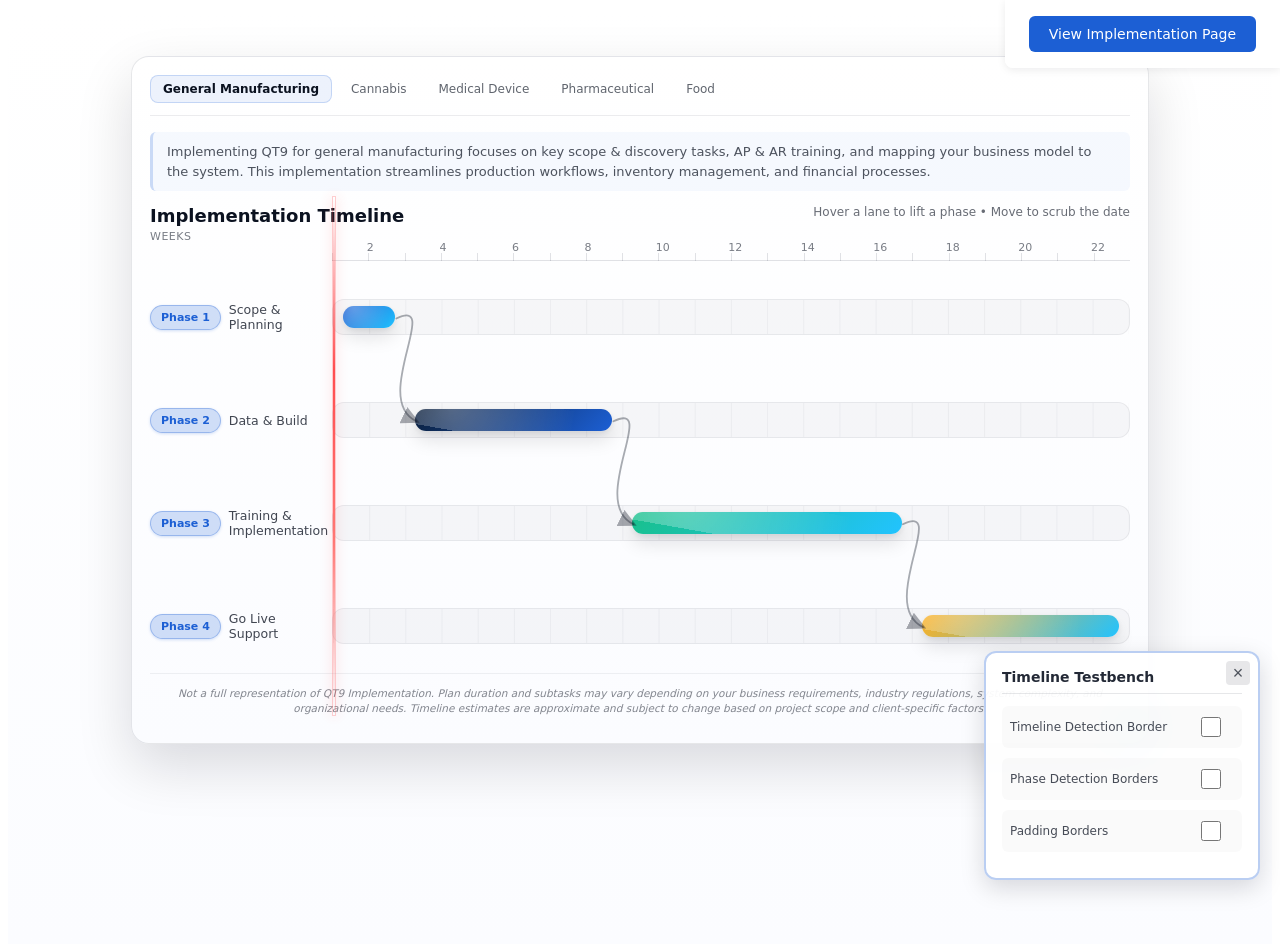
<file: index.html>
<!doctype html>
<html lang="en">
  <head>
    <meta charset="UTF-8" />
    <meta name="viewport" content="width=device-width, initial-scale=1" />
    <title>ERP Implementation Timeline</title>
    <link rel="stylesheet" href="styles.css" />
  </head>
  <body>
    <header class="qt9-simple-header">
      <a href="implementation.html" class="qt9-implementation-link">View Implementation Page</a>
    </header>
    <div class="qt9-page-wrap">
      <div class="qt9-timeline-card" role="img" aria-label="Interactive implementation timeline mockup with four phases across weeks.">
        <div class="qt9-tabs">
          <button class="qt9-tab active" data-type="general">General Manufacturing</button>
          <button class="qt9-tab" data-type="cannabis">Cannabis</button>
          <button class="qt9-tab" data-type="medical">Medical Device</button>
          <button class="qt9-tab" data-type="pharma">Pharmaceutical</button>
          <button class="qt9-tab" data-type="food">Food</button>
        </div>
        <div class="qt9-description" id="implementation-description">
          <!-- Dynamically populated -->
        </div>
        <div class="qt9-card-header">
          <div class="qt9-title">Implementation Timeline</div>
          <div class="qt9-subtitle">Hover a lane to lift a phase • Move to scrub the date</div>
        </div>

        <!-- Week ticks (start inline with the chart lanes) -->
        <div class="qt9-axis" aria-hidden="true">
          <div class="qt9-axis-spacer">
            <span class="qt9-axis-label">WEEKS</span>
          </div>
          <div class="qt9-ticks" id="week-ticks">
            <!-- Dynamically generated -->
          </div>
        </div>

        <!-- Bars -->
        <div class="qt9-bars">
          <div class="qt9-row">
            <div class="qt9-label">
              <span class="qt9-bar-chip">Phase 1</span>
              Scope &amp; Planning
            </div>
            <div class="qt9-lane" data-phase="1">
              <!-- Phase 1: 2 weeks -->
              <div class="qt9-swimlane-hitbox" style="--start:0; --span:2;" aria-hidden="true"></div>
              <div class="qt9-bar bar-1" style="--start:0; --span:2;">
                <div class="qt9-bar-glint" aria-hidden="true"></div>
              </div>
              <div class="qt9-subtasks" data-phase="1">
                <!-- Dynamically populated -->
              </div>
            </div>
          </div>

          <div class="qt9-row">
            <div class="qt9-label">
              <span class="qt9-bar-chip">Phase 2</span>
              Data &amp; Build
            </div>
            <div class="qt9-lane" data-phase="2">
              <!-- Phase 2: 6 weeks -->
              <div class="qt9-swimlane-hitbox" style="--start:2; --span:6;" aria-hidden="true"></div>
              <div class="qt9-bar bar-2" style="--start:2; --span:6;">
                <div class="qt9-bar-glint" aria-hidden="true"></div>
              </div>
              <div class="qt9-subtasks" data-phase="2">
                <!-- Dynamically populated -->
              </div>
            </div>
          </div>

          <div class="qt9-row">
            <div class="qt9-label">
              <span class="qt9-bar-chip">Phase 3</span>
              Training &amp; Implementation
            </div>
            <div class="qt9-lane" data-phase="3">
              <!-- Phase 3: 8 weeks -->
              <div class="qt9-swimlane-hitbox" style="--start:8; --span:8;" aria-hidden="true"></div>
              <div class="qt9-bar bar-3" style="--start:8; --span:8;">
                <div class="qt9-bar-glint" aria-hidden="true"></div>
              </div>
              <div class="qt9-subtasks" data-phase="3">
                <!-- Dynamically populated -->
              </div>
            </div>
          </div>

          <div class="qt9-row">
            <div class="qt9-label">
              <span class="qt9-bar-chip">Phase 4</span>
              Go Live Support
            </div>
            <div class="qt9-lane" data-phase="4">
              <!-- Phase 4: 6 weeks -->
              <div class="qt9-swimlane-hitbox" style="--start:16; --span:6;" aria-hidden="true"></div>
              <div class="qt9-bar bar-4" style="--start:16; --span:6;">
                <div class="qt9-bar-glint" aria-hidden="true"></div>
              </div>
              <div class="qt9-subtasks" data-phase="4">
                <!-- Dynamically populated -->
              </div>
            </div>
          </div>
        </div>

        <!-- Cursor-tracking progress line -->
        <div class="qt9-progress-line" aria-hidden="true"></div>

        <!-- Dependency arrows (always visible; auto-tracks bar positions) -->
        <svg class="qt9-deps" aria-hidden="true"></svg>

        <div class="qt9-bg-grid" aria-hidden="true"></div>
        <div class="qt9-corner-dot" aria-hidden="true"></div>
        
        <div class="qt9-footer-text">
          Not a full representation of QT9 Implementation. Plan duration and subtasks may vary depending on your business requirements, industry regulations, system complexity, and organizational needs. Timeline estimates are approximate and subject to change based on project scope and client-specific factors.
        </div>
      </div>
    </div>

    <script type="module" src="main.js"></script>
    <!-- Timeline Testbench Controls - Remove this line and timeline-testbench.js file to disable -->
    <script src="timeline-testbench.js"></script>
  </body>
</html>
</file>
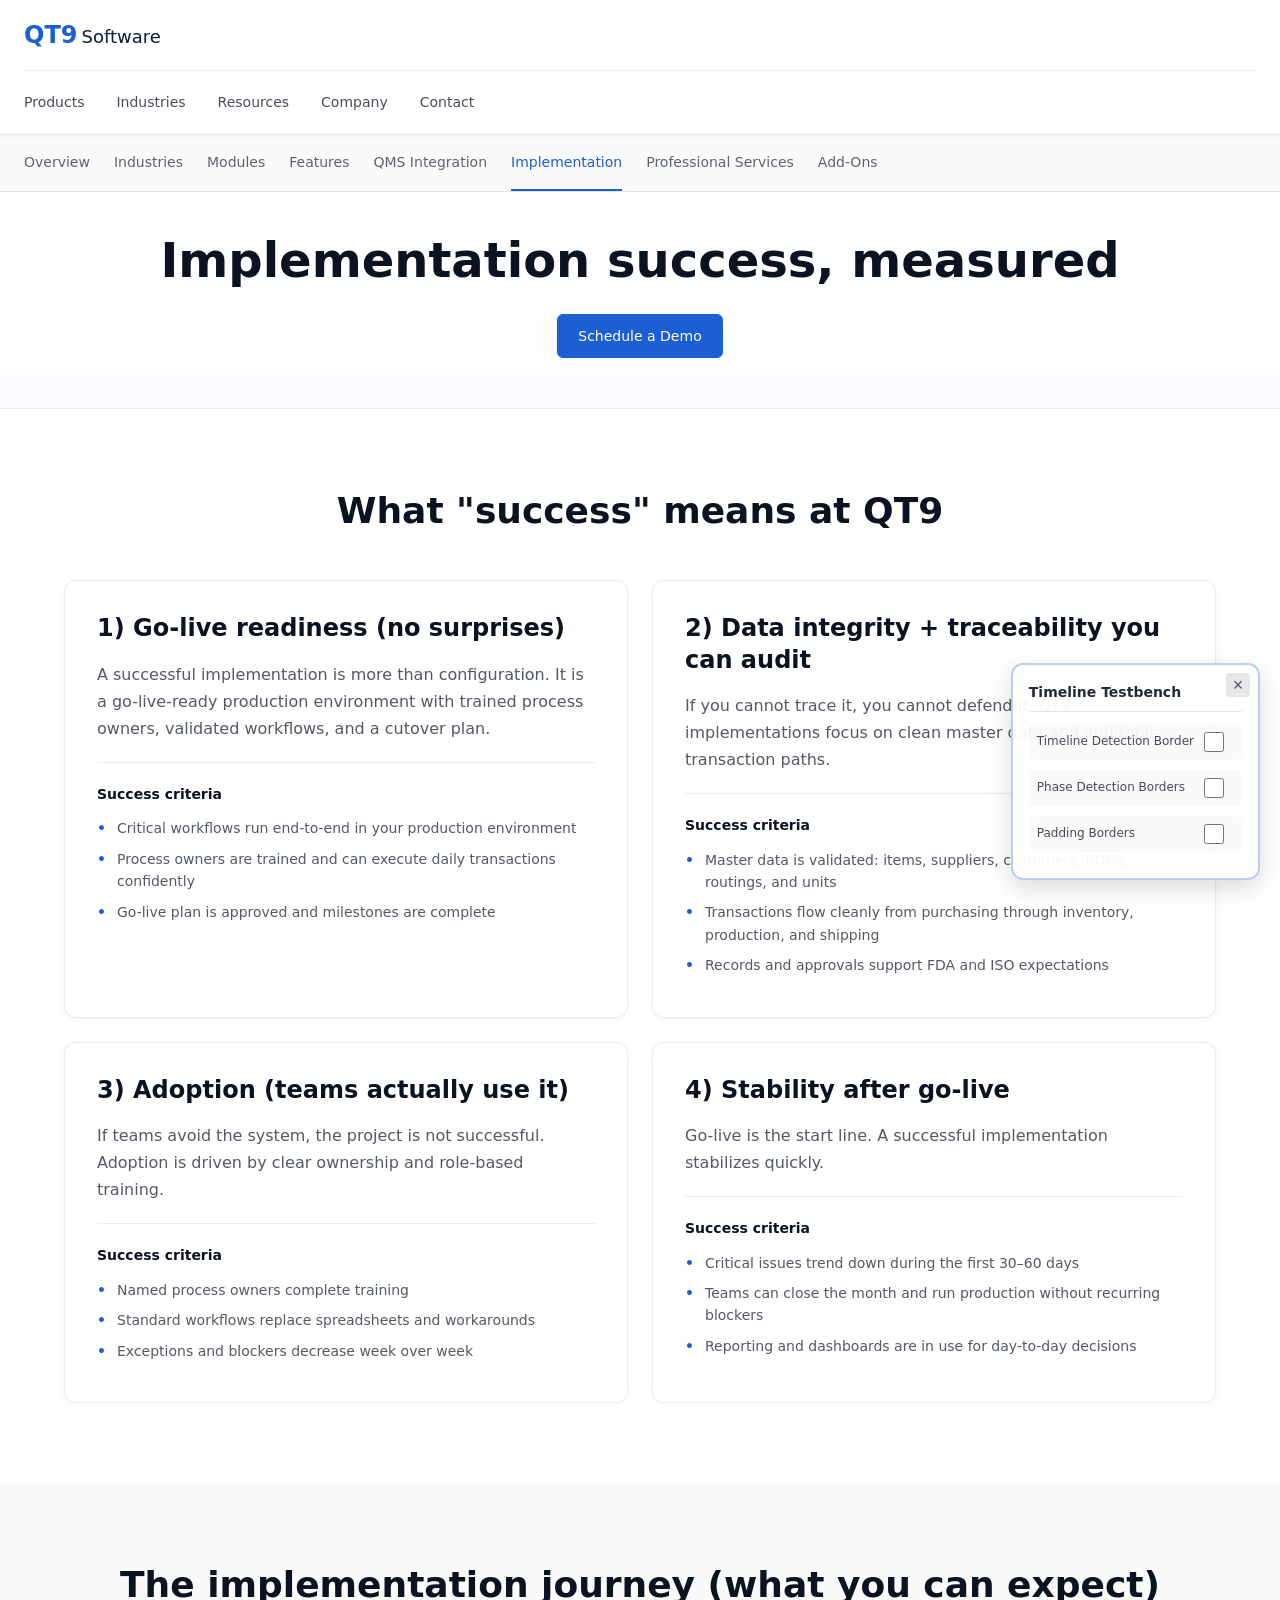
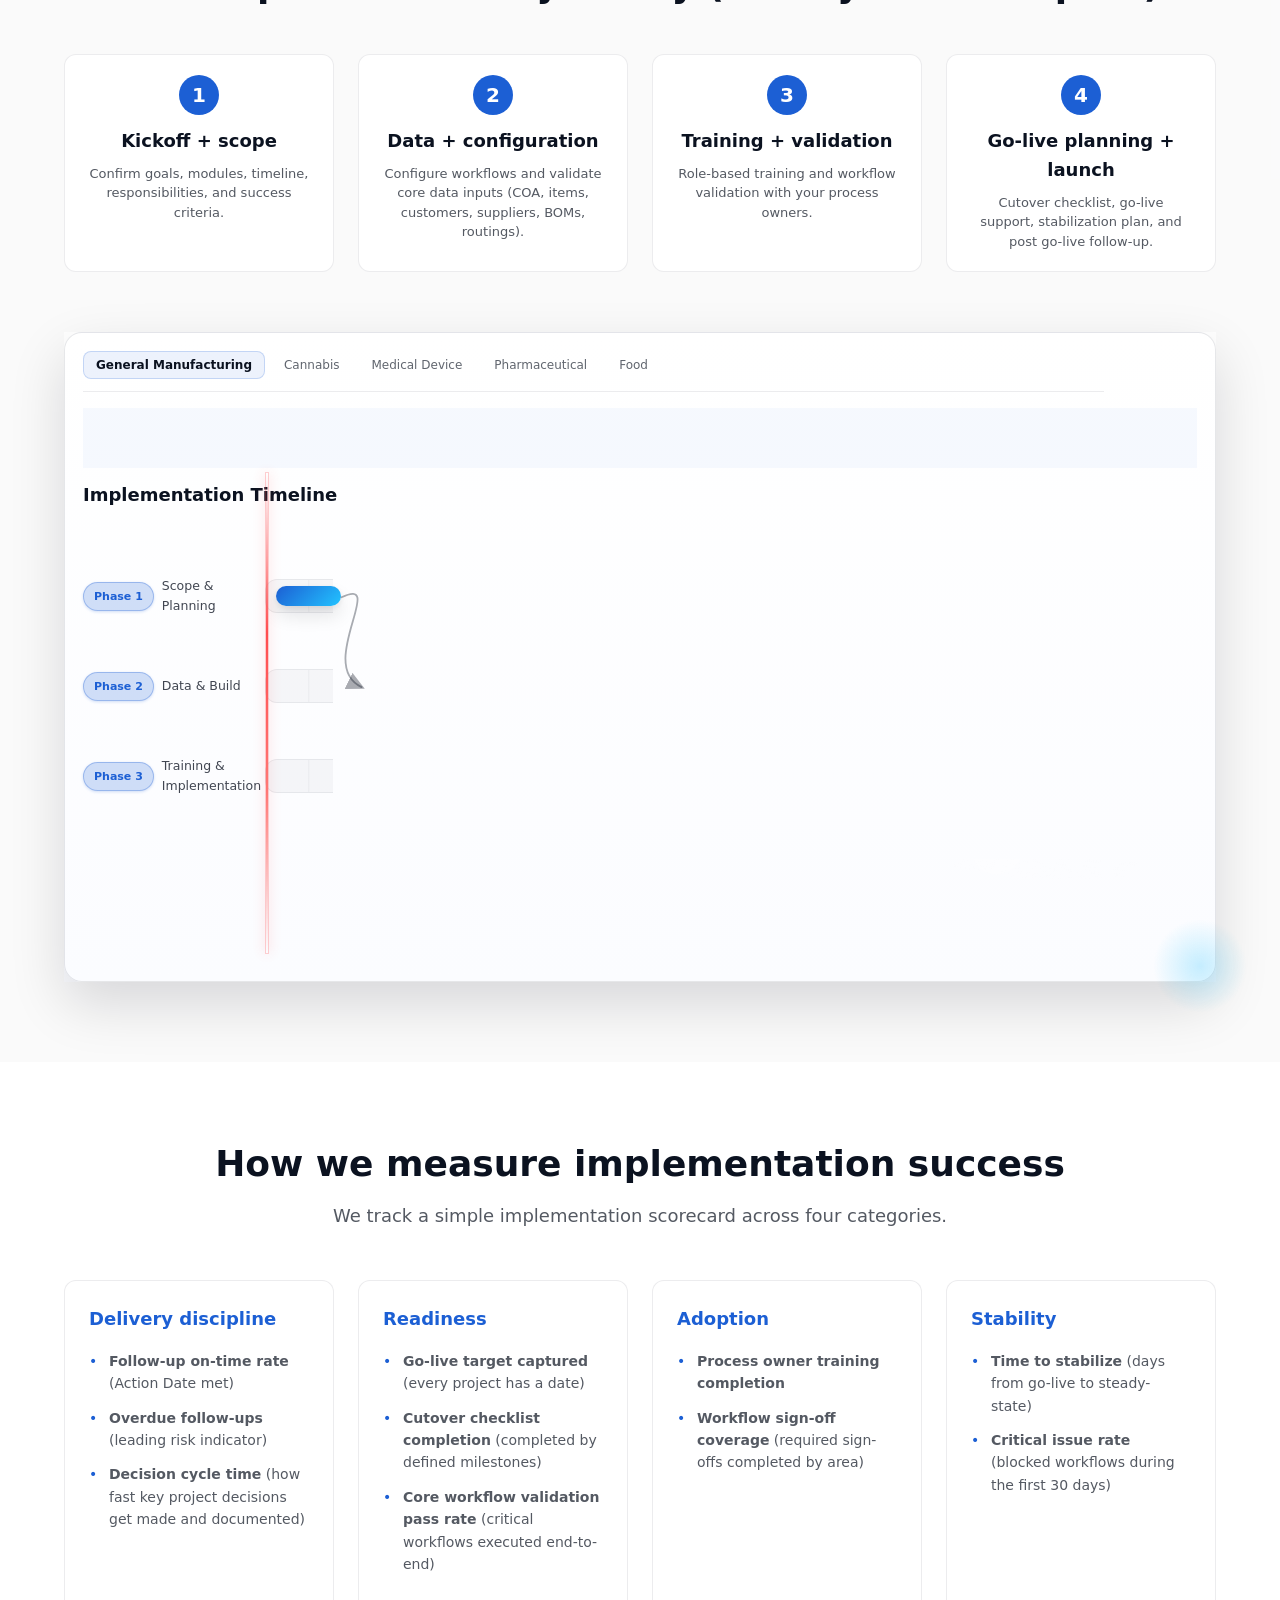
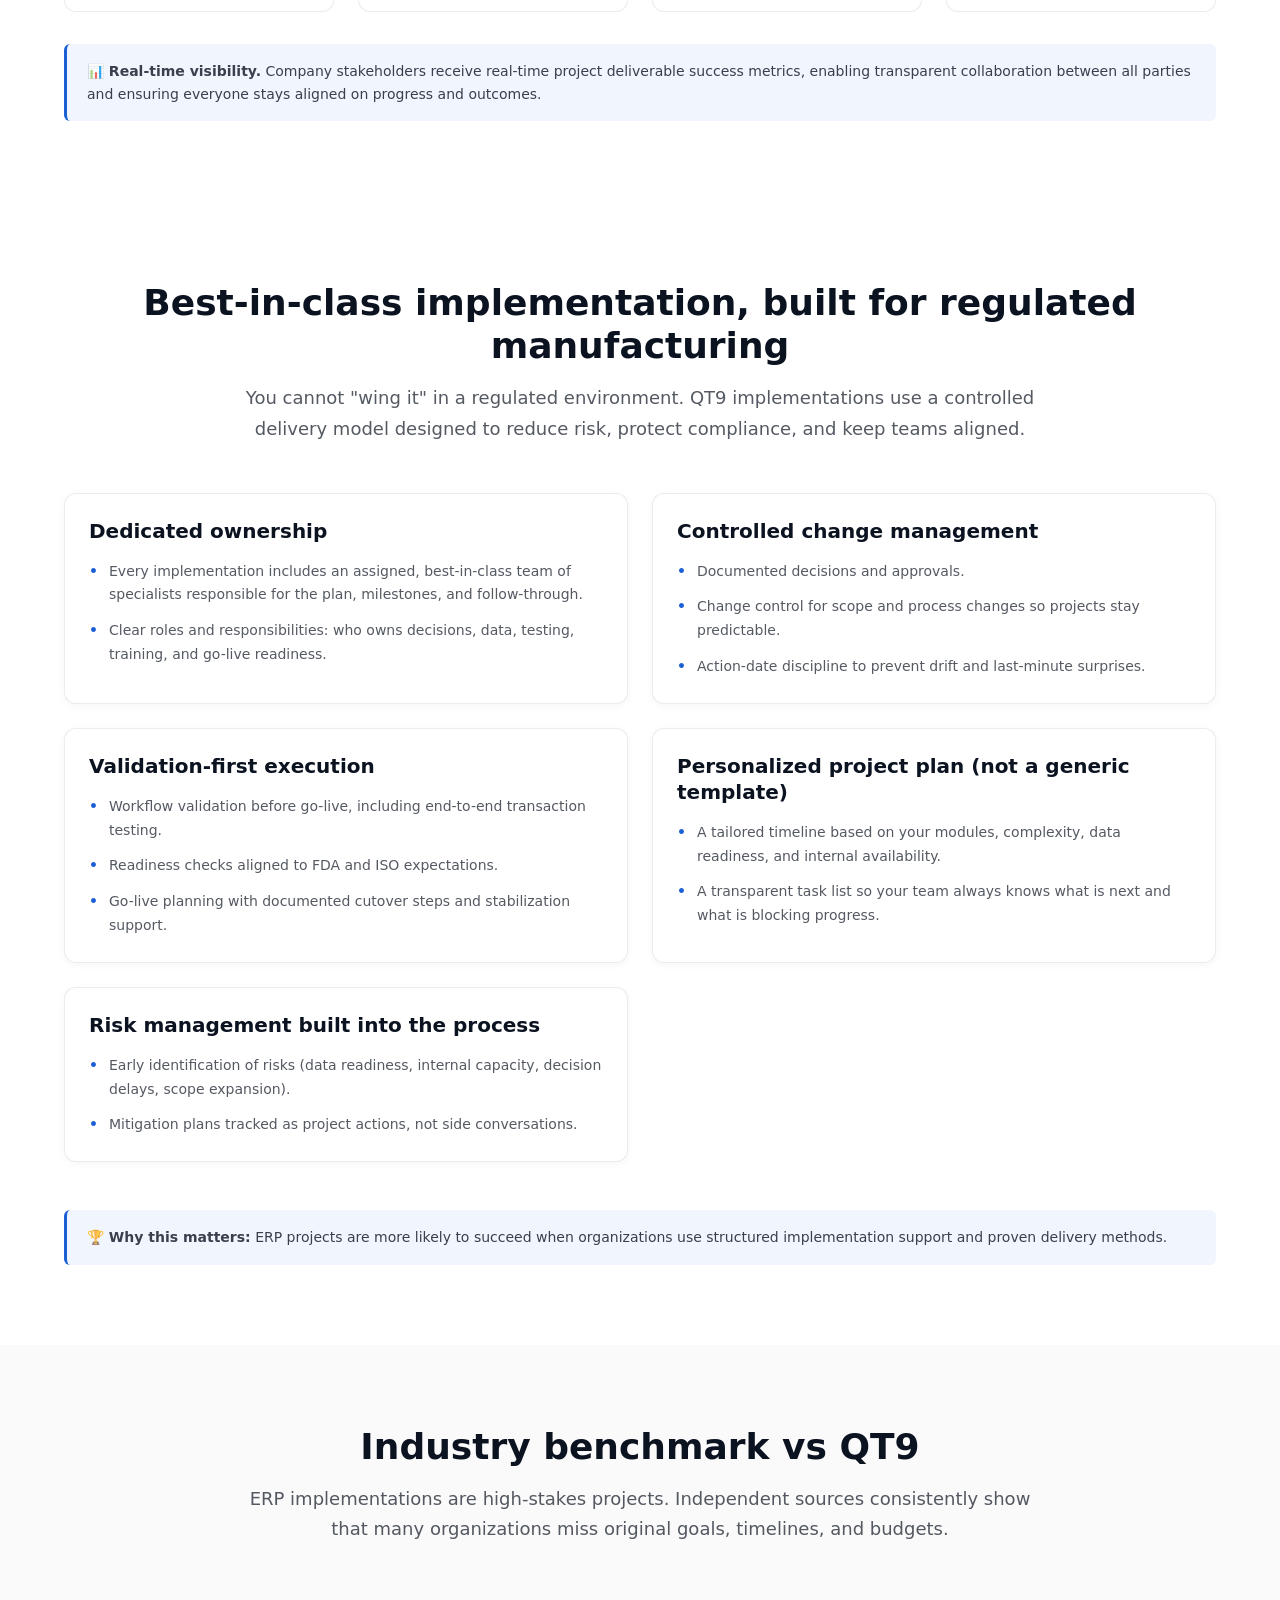
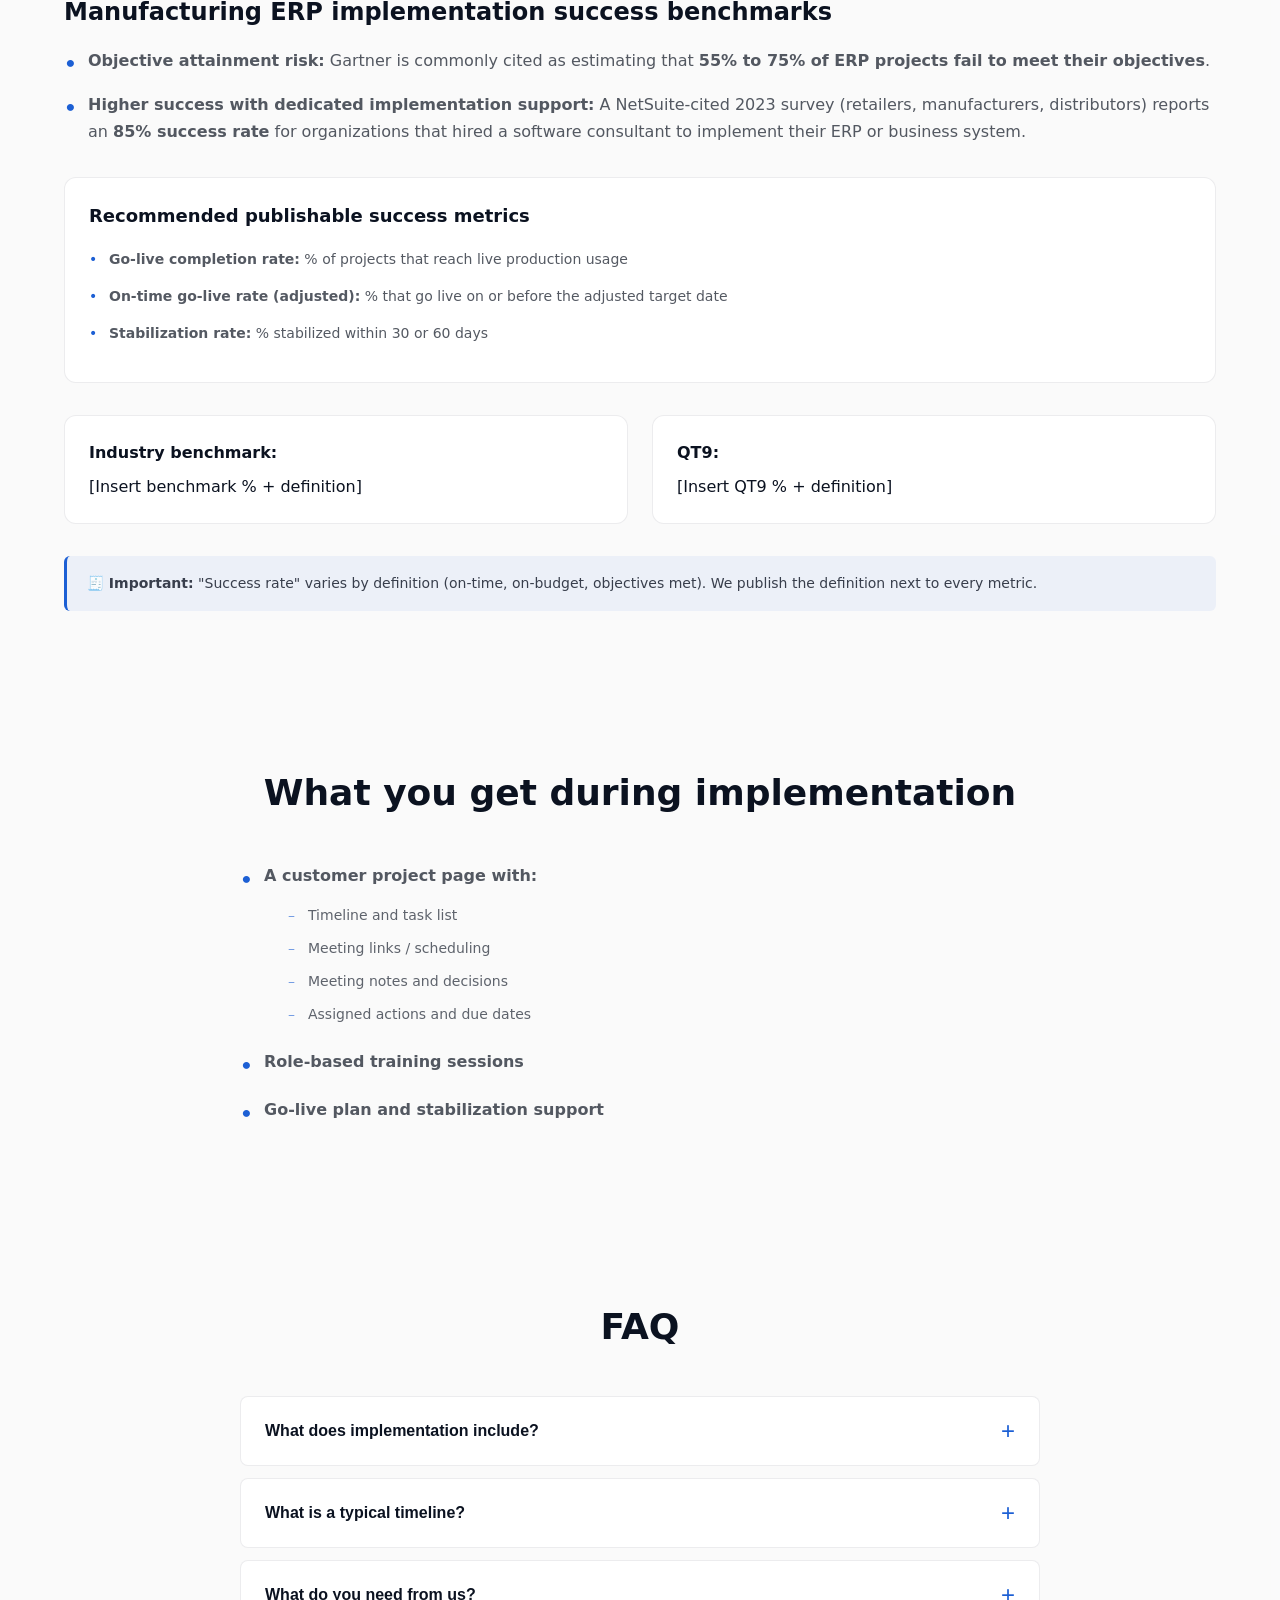
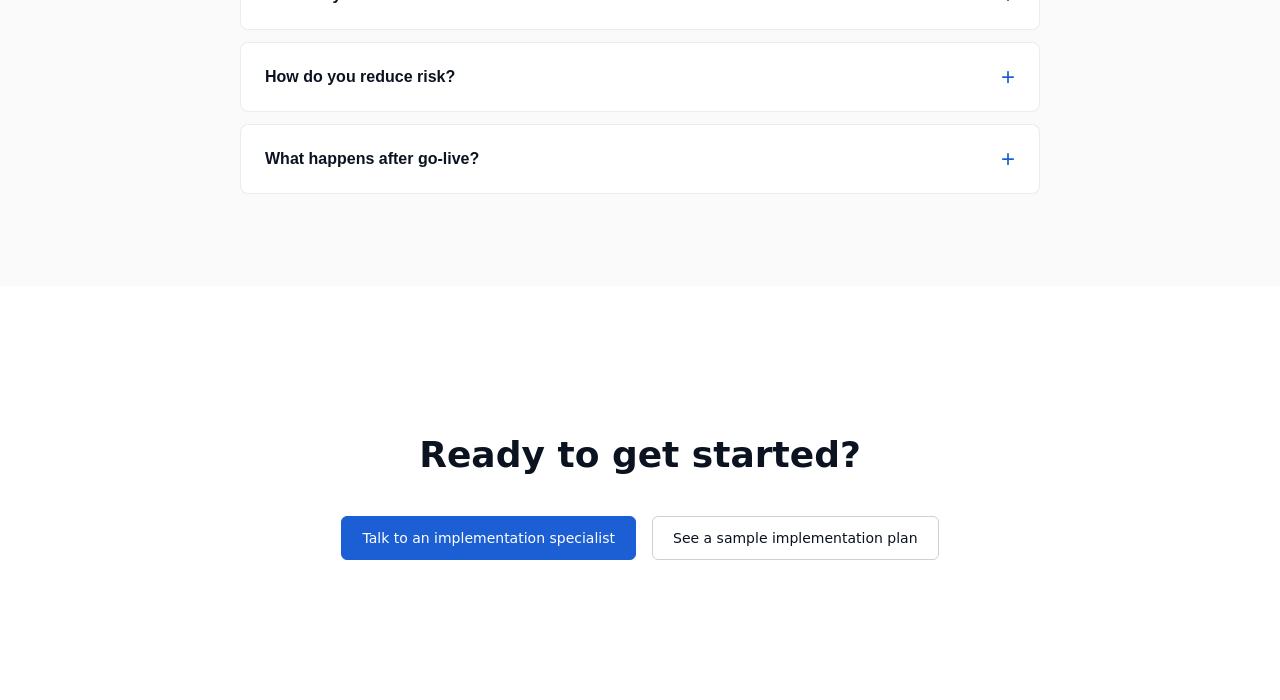
<file: implementation.html>
<!doctype html>
<html lang="en">
  <head>
    <meta charset="UTF-8" />
    <meta name="viewport" content="width=device-width, initial-scale=1" />
    <title>Implementation | QT9 ERP</title>
    <link rel="stylesheet" href="styles.css" />
    <link rel="stylesheet" href="page-styles.css" />
  </head>
  <body>
    <!-- Header Navigation -->
    <header class="qt9-site-header">
      <div class="qt9-header-container">
        <div class="qt9-header-top">
          <div class="qt9-logo">
            <span class="qt9-logo-text">QT9</span>
            <span class="qt9-logo-subtext">Software</span>
          </div>
        </div>
        <nav class="qt9-main-nav">
          <a href="#" class="qt9-nav-item">Products</a>
          <a href="#" class="qt9-nav-item">Industries</a>
          <a href="#" class="qt9-nav-item">Resources</a>
          <a href="#" class="qt9-nav-item">Company</a>
          <a href="#" class="qt9-nav-item">Contact</a>
        </nav>
      </div>
    </header>

    <!-- ERP Sub Navigation -->
    <nav class="qt9-sub-nav">
      <div class="qt9-sub-nav-container">
        <a href="#" class="qt9-sub-nav-item">Overview</a>
        <a href="#" class="qt9-sub-nav-item">Industries</a>
        <a href="#" class="qt9-sub-nav-item">Modules</a>
        <a href="#" class="qt9-sub-nav-item">Features</a>
        <a href="#" class="qt9-sub-nav-item">QMS Integration</a>
        <a href="#" class="qt9-sub-nav-item qt9-sub-nav-item-active">Implementation</a>
        <a href="#" class="qt9-sub-nav-item">Professional Services</a>
        <a href="#" class="qt9-sub-nav-item">Add-Ons</a>
      </div>
    </nav>

    <!-- Main Content -->
    <main class="qt9-main-content">
      <!-- Hero Section -->
      <section class="qt9-hero">
        <div class="qt9-hero-container">
          <h1 class="qt9-hero-title">Implementation success, measured</h1>
          <div class="qt9-hero-actions">
            <a href="#" class="qt9-btn qt9-btn-primary">Schedule a Demo</a>
          </div>
        </div>
      </section>

      <!-- What "success" means at QT9 -->
      <section class="qt9-content-section qt9-section-white">
        <div class="qt9-section-container">
          <h2 class="qt9-section-title">What "success" means at QT9</h2>
          <div class="qt9-success-cards">
            <div class="qt9-success-card">
              <h3 class="qt9-card-title">1) Go-live readiness (no surprises)</h3>
              <p class="qt9-card-description">
                A successful implementation is more than configuration. It is a go-live-ready production environment with trained process owners, validated workflows, and a cutover plan.
              </p>
              <div class="qt9-success-criteria">
                <strong>Success criteria</strong>
                <ul>
                  <li>Critical workflows run end-to-end in your production environment</li>
                  <li>Process owners are trained and can execute daily transactions confidently</li>
                  <li>Go-live plan is approved and milestones are complete</li>
                </ul>
              </div>
            </div>
            <div class="qt9-success-card">
              <h3 class="qt9-card-title">2) Data integrity + traceability you can audit</h3>
              <p class="qt9-card-description">
                If you cannot trace it, you cannot defend it. QT9 implementations focus on clean master data and auditable transaction paths.
              </p>
              <div class="qt9-success-criteria">
                <strong>Success criteria</strong>
                <ul>
                  <li>Master data is validated: items, suppliers, customers, BOMs, routings, and units</li>
                  <li>Transactions flow cleanly from purchasing through inventory, production, and shipping</li>
                  <li>Records and approvals support FDA and ISO expectations</li>
                </ul>
              </div>
            </div>
            <div class="qt9-success-card">
              <h3 class="qt9-card-title">3) Adoption (teams actually use it)</h3>
              <p class="qt9-card-description">
                If teams avoid the system, the project is not successful. Adoption is driven by clear ownership and role-based training.
              </p>
              <div class="qt9-success-criteria">
                <strong>Success criteria</strong>
                <ul>
                  <li>Named process owners complete training</li>
                  <li>Standard workflows replace spreadsheets and workarounds</li>
                  <li>Exceptions and blockers decrease week over week</li>
                </ul>
              </div>
            </div>
            <div class="qt9-success-card">
              <h3 class="qt9-card-title">4) Stability after go-live</h3>
              <p class="qt9-card-description">
                Go-live is the start line. A successful implementation stabilizes quickly.
              </p>
              <div class="qt9-success-criteria">
                <strong>Success criteria</strong>
                <ul>
                  <li>Critical issues trend down during the first 30–60 days</li>
                  <li>Teams can close the month and run production without recurring blockers</li>
                  <li>Reporting and dashboards are in use for day-to-day decisions</li>
                </ul>
              </div>
            </div>
          </div>
        </div>
      </section>

      <!-- The implementation journey -->
      <section class="qt9-content-section qt9-section-gray">
        <div class="qt9-section-container">
          <h2 class="qt9-section-title">The implementation journey (what you can expect)</h2>
          <div class="qt9-journey">
            <div class="qt9-journey-step">
              <div class="qt9-step-number">1</div>
              <h3 class="qt9-step-title">Kickoff + scope</h3>
              <p class="qt9-step-description">Confirm goals, modules, timeline, responsibilities, and success criteria.</p>
            </div>
            <div class="qt9-journey-step">
              <div class="qt9-step-number">2</div>
              <h3 class="qt9-step-title">Data + configuration</h3>
              <p class="qt9-step-description">Configure workflows and validate core data inputs (COA, items, customers, suppliers, BOMs, routings).</p>
            </div>
            <div class="qt9-journey-step">
              <div class="qt9-step-number">3</div>
              <h3 class="qt9-step-title">Training + validation</h3>
              <p class="qt9-step-description">Role-based training and workflow validation with your process owners.</p>
            </div>
            <div class="qt9-journey-step">
              <div class="qt9-step-number">4</div>
              <h3 class="qt9-step-title">Go-live planning + launch</h3>
              <p class="qt9-step-description">Cutover checklist, go-live support, stabilization plan, and post go-live follow-up.</p>
            </div>
          </div>
          
          <!-- Timeline Card Section -->
          <div class="qt9-timeline-section">
            <div class="qt9-section-container">
              <div class="qt9-page-wrap">
                <div class="qt9-timeline-card" role="img" aria-label="Interactive implementation timeline mockup with four phases across weeks.">
                  <div class="qt9-tabs">
                    <button class="qt9-tab active" data-type="general">General Manufacturing</button>
                    <button class="qt9-tab" data-type="cannabis">Cannabis</button>
                    <button class="qt9-tab" data-type="medical">Medical Device</button>
                    <button class="qt9-tab" data-type="pharma">Pharmaceutical</button>
                    <button class="qt9-tab" data-type="food">Food</button>
                  </div>
                  <div class="qt9-description" id="implementation-description">
                    <!-- Dynamically populated -->
                  </div>
                  <div class="qt9-card-header">
                    <div class="qt9-title">Implementation Timeline</div>
                  </div>

                  <!-- Week ticks (start inline with the chart lanes) -->
                  <div class="qt9-axis" aria-hidden="true">
                    <div class="qt9-axis-spacer">
                      <span class="qt9-axis-label">WEEKS</span>
                    </div>
                    <div class="qt9-ticks" id="week-ticks">
                      <!-- Dynamically generated -->
                    </div>
                  </div>

                  <!-- Bars -->
                  <div class="qt9-bars">
                    <div class="qt9-row">
                      <div class="qt9-label">
                        <span class="qt9-bar-chip">Phase 1</span>
                        Scope &amp; Planning
                      </div>
                      <div class="qt9-lane" data-phase="1">
                        <!-- Phase 1: 2 weeks -->
                        <div class="qt9-swimlane-hitbox" style="--start:0; --span:2;" aria-hidden="true"></div>
                        <div class="qt9-bar bar-1" style="--start:0; --span:2;">
                          <div class="qt9-bar-glint" aria-hidden="true"></div>
                        </div>
                        <div class="qt9-subtasks" data-phase="1">
                          <!-- Dynamically populated -->
                        </div>
                      </div>
                    </div>

                    <div class="qt9-row">
                      <div class="qt9-label">
                        <span class="qt9-bar-chip">Phase 2</span>
                        Data &amp; Build
                      </div>
                      <div class="qt9-lane" data-phase="2">
                        <!-- Phase 2: 6 weeks -->
                        <div class="qt9-swimlane-hitbox" style="--start:2; --span:6;" aria-hidden="true"></div>
                        <div class="qt9-bar bar-2" style="--start:2; --span:6;">
                          <div class="qt9-bar-glint" aria-hidden="true"></div>
                        </div>
                        <div class="qt9-subtasks" data-phase="2">
                          <!-- Dynamically populated -->
                        </div>
                      </div>
                    </div>

                    <div class="qt9-row">
                      <div class="qt9-label">
                        <span class="qt9-bar-chip">Phase 3</span>
                        Training &amp; Implementation
                      </div>
                      <div class="qt9-lane" data-phase="3">
                        <!-- Phase 3: 8 weeks -->
                        <div class="qt9-swimlane-hitbox" style="--start:8; --span:8;" aria-hidden="true"></div>
                        <div class="qt9-bar bar-3" style="--start:8; --span:8;">
                          <div class="qt9-bar-glint" aria-hidden="true"></div>
                        </div>
                        <div class="qt9-subtasks" data-phase="3">
                          <!-- Dynamically populated -->
                        </div>
                      </div>
                    </div>

                    <div class="qt9-row">
                      <div class="qt9-label">
                        <span class="qt9-bar-chip">Phase 4</span>
                        Go Live Support
                      </div>
                      <div class="qt9-lane" data-phase="4">
                        <!-- Phase 4: 6 weeks -->
                        <div class="qt9-swimlane-hitbox" style="--start:16; --span:6;" aria-hidden="true"></div>
                        <div class="qt9-bar bar-4" style="--start:16; --span:6;">
                          <div class="qt9-bar-glint" aria-hidden="true"></div>
                        </div>
                        <div class="qt9-subtasks" data-phase="4">
                          <!-- Dynamically populated -->
                        </div>
                      </div>
                    </div>
                  </div>

                  <!-- Cursor-tracking progress line -->
                  <div class="qt9-progress-line" aria-hidden="true"></div>

                  <!-- Dependency arrows (always visible; auto-tracks bar positions) -->
                  <svg class="qt9-deps" aria-hidden="true"></svg>

                  <div class="qt9-bg-grid" aria-hidden="true"></div>
                  <div class="qt9-corner-dot" aria-hidden="true"></div>
                  
                  <div class="qt9-footer-text">
                    Not a full representation of QT9 Implementation. Plan duration and subtasks may vary depending on your business requirements, industry regulations, system complexity, and organizational needs. Timeline estimates are approximate and subject to change based on project scope and client-specific factors.
                  </div>
                </div>
              </div>
            </div>
          </div>
        </div>
      </section>

      <!-- How we measure implementation success -->
      <section class="qt9-content-section qt9-section-white">
        <div class="qt9-section-container">
          <h2 class="qt9-section-title">How we measure implementation success</h2>
          <p class="qt9-section-intro">We track a simple implementation scorecard across four categories.</p>
          <div class="qt9-scorecard">
            <div class="qt9-scorecard-category">
              <h3 class="qt9-scorecard-title">Delivery discipline</h3>
              <ul class="qt9-scorecard-metrics">
                <li><strong>Follow-up on-time rate</strong> (Action Date met)</li>
                <li><strong>Overdue follow-ups</strong> (leading risk indicator)</li>
                <li><strong>Decision cycle time</strong> (how fast key project decisions get made and documented)</li>
              </ul>
            </div>
            <div class="qt9-scorecard-category">
              <h3 class="qt9-scorecard-title">Readiness</h3>
              <ul class="qt9-scorecard-metrics">
                <li><strong>Go-live target captured</strong> (every project has a date)</li>
                <li><strong>Cutover checklist completion</strong> (completed by defined milestones)</li>
                <li><strong>Core workflow validation pass rate</strong> (critical workflows executed end-to-end)</li>
              </ul>
            </div>
            <div class="qt9-scorecard-category">
              <h3 class="qt9-scorecard-title">Adoption</h3>
              <ul class="qt9-scorecard-metrics">
                <li><strong>Process owner training completion</strong></li>
                <li><strong>Workflow sign-off coverage</strong> (required sign-offs completed by area)</li>
              </ul>
            </div>
            <div class="qt9-scorecard-category">
              <h3 class="qt9-scorecard-title">Stability</h3>
              <ul class="qt9-scorecard-metrics">
                <li><strong>Time to stabilize</strong> (days from go-live to steady-state)</li>
                <li><strong>Critical issue rate</strong> (blocked workflows during the first 30 days)</li>
              </ul>
            </div>
          </div>
          <aside class="qt9-note">
            <strong>📊 Real-time visibility.</strong> Company stakeholders receive real-time project deliverable success metrics, enabling transparent collaboration between all parties and ensuring everyone stays aligned on progress and outcomes.
          </aside>
        </div>
      </section>

      <!-- Best-in-class implementation -->
      <section class="qt9-content-section qt9-section-white">
        <div class="qt9-section-container">
          <h2 class="qt9-section-title">Best-in-class implementation, built for regulated manufacturing</h2>
          <p class="qt9-section-intro">You cannot "wing it" in a regulated environment. QT9 implementations use a controlled delivery model designed to reduce risk, protect compliance, and keep teams aligned.</p>
          
          <div class="qt9-implementation-features">
            <div class="qt9-feature-item">
              <h3 class="qt9-feature-title">Dedicated ownership</h3>
              <ul class="qt9-feature-list">
                <li>Every implementation includes an assigned, best-in-class team of specialists responsible for the plan, milestones, and follow-through.</li>
                <li>Clear roles and responsibilities: who owns decisions, data, testing, training, and go-live readiness.</li>
              </ul>
            </div>
            
            <div class="qt9-feature-item">
              <h3 class="qt9-feature-title">Controlled change management</h3>
              <ul class="qt9-feature-list">
                <li>Documented decisions and approvals.</li>
                <li>Change control for scope and process changes so projects stay predictable.</li>
                <li>Action-date discipline to prevent drift and last-minute surprises.</li>
              </ul>
            </div>
            
            <div class="qt9-feature-item">
              <h3 class="qt9-feature-title">Validation-first execution</h3>
              <ul class="qt9-feature-list">
                <li>Workflow validation before go-live, including end-to-end transaction testing.</li>
                <li>Readiness checks aligned to FDA and ISO expectations.</li>
                <li>Go-live planning with documented cutover steps and stabilization support.</li>
              </ul>
            </div>
            
            <div class="qt9-feature-item">
              <h3 class="qt9-feature-title">Personalized project plan (not a generic template)</h3>
              <ul class="qt9-feature-list">
                <li>A tailored timeline based on your modules, complexity, data readiness, and internal availability.</li>
                <li>A transparent task list so your team always knows what is next and what is blocking progress.</li>
              </ul>
            </div>
            
            <div class="qt9-feature-item">
              <h3 class="qt9-feature-title">Risk management built into the process</h3>
              <ul class="qt9-feature-list">
                <li>Early identification of risks (data readiness, internal capacity, decision delays, scope expansion).</li>
                <li>Mitigation plans tracked as project actions, not side conversations.</li>
              </ul>
            </div>
          </div>
          
          <aside class="qt9-note qt9-note-trophy">
            <strong>🏆 Why this matters:</strong> ERP projects are more likely to succeed when organizations use structured implementation support and proven delivery methods.
          </aside>
        </div>
      </section>

      <!-- Industry benchmark vs QT9 -->
      <section class="qt9-content-section qt9-section-gray">
        <div class="qt9-section-container">
          <h2 class="qt9-section-title">Industry benchmark vs QT9</h2>
          <p class="qt9-section-intro">ERP implementations are high-stakes projects. Independent sources consistently show that many organizations miss original goals, timelines, and budgets.</p>
          <div class="qt9-benchmark">
            <h3 class="qt9-benchmark-subtitle">Manufacturing ERP implementation success benchmarks</h3>
            <ul class="qt9-benchmark-list">
              <li><strong>Objective attainment risk:</strong> Gartner is commonly cited as estimating that <strong>55% to 75% of ERP projects fail to meet their objectives</strong>.</li>
              <li><strong>Higher success with dedicated implementation support:</strong> A NetSuite-cited 2023 survey (retailers, manufacturers, distributors) reports an <strong>85% success rate</strong> for organizations that hired a software consultant to implement their ERP or business system.</li>
            </ul>
            <div class="qt9-success-metrics">
              <h4>Recommended publishable success metrics</h4>
              <ul>
                <li><strong>Go-live completion rate:</strong> % of projects that reach live production usage</li>
                <li><strong>On-time go-live rate (adjusted):</strong> % that go live on or before the adjusted target date</li>
                <li><strong>Stabilization rate:</strong> % stabilized within 30 or 60 days</li>
              </ul>
            </div>
            <div class="qt9-success-comparison">
              <div class="qt9-comparison-item">
                <strong>Industry benchmark:</strong> [Insert benchmark % + definition]
              </div>
              <div class="qt9-comparison-item">
                <strong>QT9:</strong> [Insert QT9 % + definition]
              </div>
            </div>
            <aside class="qt9-note">
              <strong>🧾 Important:</strong> "Success rate" varies by definition (on-time, on-budget, objectives met). We publish the definition next to every metric.
            </aside>
          </div>
        </div>
      </section>

      <!-- What you get during implementation -->
      <section class="qt9-content-section qt9-section-gray">
        <div class="qt9-section-container">
          <h2 class="qt9-section-title">What you get during implementation</h2>
          <div class="qt9-benefits">
            <ul class="qt9-benefits-list">
              <li>
                <strong>A customer project page with:</strong>
                <ul>
                  <li>Timeline and task list</li>
                  <li>Meeting links / scheduling</li>
                  <li>Meeting notes and decisions</li>
                  <li>Assigned actions and due dates</li>
                </ul>
              </li>
              <li><strong>Role-based training sessions</strong></li>
              <li><strong>Go-live plan and stabilization support</strong></li>
            </ul>
          </div>
        </div>
      </section>

      <!-- FAQ Section -->
      <section class="qt9-content-section qt9-section-gray">
        <div class="qt9-section-container">
          <h2 class="qt9-section-title">FAQ</h2>
          <div class="qt9-faq">
            <div class="qt9-faq-item">
              <button class="qt9-faq-question" aria-expanded="false">
                <span>What does implementation include?</span>
                <span class="qt9-faq-icon">+</span>
              </button>
              <div class="qt9-faq-answer">
                <p>Implementation includes planning, configuration guidance, training, validation, and go-live support. Scope varies by package and services selected.</p>
              </div>
            </div>
            <div class="qt9-faq-item">
              <button class="qt9-faq-question" aria-expanded="false">
                <span>What is a typical timeline?</span>
                <span class="qt9-faq-icon">+</span>
              </button>
              <div class="qt9-faq-answer">
                <p>Timeline depends on scope, data readiness, and internal availability. We align on a target date early and track readiness to hit it.</p>
              </div>
            </div>
            <div class="qt9-faq-item">
              <button class="qt9-faq-question" aria-expanded="false">
                <span>What do you need from us?</span>
                <span class="qt9-faq-icon">+</span>
              </button>
              <div class="qt9-faq-answer">
                <p>Clear ownership, timely decisions, validated data inputs, and process owner participation in training and testing.</p>
              </div>
            </div>
            <div class="qt9-faq-item">
              <button class="qt9-faq-question" aria-expanded="false">
                <span>How do you reduce risk?</span>
                <span class="qt9-faq-icon">+</span>
              </button>
              <div class="qt9-faq-answer">
                <p>We use a measured process with clear milestones, action dates, and readiness checks before go-live.</p>
              </div>
            </div>
            <div class="qt9-faq-item">
              <button class="qt9-faq-question" aria-expanded="false">
                <span>What happens after go-live?</span>
                <span class="qt9-faq-icon">+</span>
              </button>
              <div class="qt9-faq-answer">
                <p>We support stabilization, confirm workflows, and help ensure adoption and reporting are running as expected.</p>
              </div>
            </div>
          </div>
        </div>
      </section>

      <!-- Final CTA Section -->
      <section class="qt9-content-section qt9-section-white">
        <div class="qt9-section-container">
          <div class="qt9-cta-section">
            <h2 class="qt9-cta-title">Ready to get started?</h2>
            <div class="qt9-cta-actions">
              <a href="#" class="qt9-btn qt9-btn-primary">Talk to an implementation specialist</a>
              <a href="#" class="qt9-btn qt9-btn-outline">See a sample implementation plan</a>
            </div>
          </div>
        </div>
      </section>
    </main>

    <script type="module" src="main.js"></script>
    <script>
      // FAQ Accordion functionality
      document.addEventListener('DOMContentLoaded', function() {
        const faqQuestions = document.querySelectorAll('.qt9-faq-question');
        faqQuestions.forEach(question => {
          question.addEventListener('click', function() {
            const isExpanded = this.getAttribute('aria-expanded') === 'true';
            const answer = this.nextElementSibling;
            const icon = this.querySelector('.qt9-faq-icon');
            
            // Close all other FAQs
            faqQuestions.forEach(q => {
              if (q !== this) {
                q.setAttribute('aria-expanded', 'false');
                q.nextElementSibling.style.maxHeight = null;
                q.querySelector('.qt9-faq-icon').textContent = '+';
              }
            });
            
            // Toggle current FAQ
            if (isExpanded) {
              this.setAttribute('aria-expanded', 'false');
              answer.style.maxHeight = null;
              icon.textContent = '+';
            } else {
              this.setAttribute('aria-expanded', 'true');
              answer.style.maxHeight = answer.scrollHeight + 'px';
              icon.textContent = '−';
            }
          });
        });
      });
    </script>
    <!-- Timeline Testbench Controls - Remove this line and timeline-testbench.js file to disable -->
    <script src="timeline-testbench.js"></script>
  </body>
</html>
</file>
<file: styles.css>
/* ============================================================
   QT9 Bento Gantt Mock Timeline
   ============================================================ */

/* Simple Header for Navigation */
.qt9-simple-header {
  position: fixed;
  top: 0;
  right: 0;
  padding: 16px 24px;
  z-index: 1000;
  background: rgba(255, 255, 255, 0.95);
  backdrop-filter: blur(10px);
  border-bottom-left-radius: 8px;
  box-shadow: 0 2px 8px rgba(2, 8, 23, 0.08);
}

.qt9-implementation-link {
  display: inline-block;
  padding: 10px 20px;
  background: #1c5fd4;
  color: #ffffff;
  text-decoration: none;
  border-radius: 6px;
  font-size: 14px;
  font-weight: 500;
  font-family: system-ui, -apple-system, Segoe UI, Roboto, Arial, sans-serif;
  transition: all 200ms cubic-bezier(0.2, 0.8, 0.2, 1);
}

.qt9-implementation-link:hover {
  background: #1554c0;
  transform: translateY(-1px);
  box-shadow: 0 4px 12px rgba(28, 95, 212, 0.3);
}

.qt9-page-wrap {
  display: flex;
  justify-content: center;
  padding-top: 48px;
  padding-bottom: 200px;
  min-height: auto;
  height: auto;
  background: linear-gradient(180deg, #ffffff 0%, #fbfcff 100%);
}

.qt9-timeline-card {
  --card-w: 980px;
  --card-h: 650px;
  --weeks: 22;

  /* Layout constants (JS reads these) */
  --label-col: 170px;
  --col-gap: 12px;
  --card-pad: 18px;

  /* QT9-ish palette */
  --qt9-navy: #0b1f3b;
  --qt9-blue: #1c5fd4;
  --qt9-cyan: #22c3ff;
  --qt9-green: #18c08a;
  --qt9-amber: #ffb020;

  --ink: #0b1220;
  --muted: rgba(11, 18, 32, 0.62);
  --line: rgba(15, 23, 42, 0.12);

  width: var(--card-w);
  min-height: var(--card-h);
  height: auto;
  max-height: none;
  position: relative;
  border-radius: 18px;
  padding: var(--card-pad);
  background: linear-gradient(180deg, #ffffff 0%, #fbfcff 100%);
  border: 1px solid rgba(15, 23, 42, 0.10);
  box-shadow: 0 22px 55px rgba(2, 8, 23, 0.14);
  overflow: visible;
  display: flex;
  flex-direction: column;

  /* 3D stage */
  perspective: 900px;
  transform-style: preserve-3d;
}

.qt9-tabs {
  display: flex;
  gap: 6px;
  margin-bottom: 16px;
  padding-bottom: 12px;
  border-bottom: 1px solid rgba(15, 23, 42, 0.08);
  position: relative;
  z-index: 6;
  flex-wrap: wrap;
}

.qt9-tab {
  font-family: system-ui, -apple-system, Segoe UI, Roboto, Arial, sans-serif;
  font-size: 12px;
  font-weight: 500;
  color: rgba(11, 18, 32, 0.65);
  background: transparent;
  border: 1px solid transparent;
  border-radius: 8px;
  padding: 6px 12px;
  cursor: pointer;
  transition: all 200ms cubic-bezier(0.2, 0.8, 0.2, 1);
  position: relative;
}

.qt9-tab:hover {
  color: rgba(11, 18, 32, 0.85);
  background: rgba(15, 23, 42, 0.04);
}

.qt9-tab.active {
  color: var(--ink);
  background: rgba(28, 95, 212, 0.08);
  border-color: rgba(28, 95, 212, 0.2);
  font-weight: 600;
}

.qt9-description {
  font-family: system-ui, -apple-system, Segoe UI, Roboto, Arial, sans-serif;
  font-size: 13px;
  line-height: 1.5;
  color: rgba(11, 18, 32, 0.72);
  background: rgba(28, 95, 212, 0.04);
  border-left: 3px solid rgba(28, 95, 212, 0.2);
  border-radius: 6px;
  padding: 10px 14px;
  margin-bottom: 14px;
  position: relative;
  z-index: 6;
  transition: opacity 200ms ease, transform 200ms ease;
}

.qt9-card-header {
  display: flex;
  justify-content: space-between;
  gap: 12px;
  margin-bottom: 10px;
  position: relative;
  z-index: 6;
}

.qt9-title {
  font-family: system-ui, -apple-system, Segoe UI, Roboto, Arial, sans-serif;
  font-weight: 700;
  font-size: 18px;
  color: var(--ink);
}

.qt9-subtitle {
  font-family: system-ui, -apple-system, Segoe UI, Roboto, Arial, sans-serif;
  font-size: 12px;
  color: var(--muted);
  white-space: nowrap;
}

.qt9-footer-text {
  font-family: system-ui, -apple-system, Segoe UI, Roboto, Arial, sans-serif;
  font-size: 10.5px;
  line-height: 1.5;
  color: rgba(11, 18, 32, 0.5);
  text-align: center;
  margin-top: auto;
  padding-top: 12px;
  padding-bottom: 8px;
  padding-left: 16px;
  padding-right: 16px;
  border-top: 1px solid rgba(15, 23, 42, 0.06);
  position: relative;
  z-index: 6;
  font-style: italic;
  flex-shrink: 0;
  max-width: 100%;
}

/* Axis aligns to the same label column as the rows */
.qt9-axis {
  display: grid;
  grid-template-columns: var(--label-col) 1fr;
  column-gap: var(--col-gap);
  margin-bottom: 10px;
  position: relative;
  z-index: 6;
}

.qt9-axis-spacer {
  height: 1px;
  position: relative;
  display: flex;
  align-items: center;
}

.qt9-axis-label {
  font-family: system-ui, -apple-system, Segoe UI, Roboto, Arial, sans-serif;
  font-size: 11px;
  color: rgba(11, 18, 32, 0.55);
  font-weight: 500;
  text-transform: uppercase;
  letter-spacing: 0.5px;
}

.qt9-ticks {
  display: grid;
  grid-template-columns: repeat(var(--weeks), 1fr);
  border-bottom: 1px solid var(--line);
  padding-bottom: 6px;
  position: relative;
}

.qt9-tick {
  position: relative;
  height: 18px;
}

.qt9-tick::before {
  content: "";
  position: absolute;
  left: 0;
  bottom: -7px;
  width: 1px;
  height: 8px;
  background: var(--line);
}

.qt9-tick span {
  position: absolute;
  left: 0;
  bottom: 0;
  transform: translateX(-20%);
  font-family: system-ui, -apple-system, Segoe UI, Roboto, Arial, sans-serif;
  font-size: 11px;
  color: rgba(11, 18, 32, 0.55);
}

.qt9-tick span:empty {
  display: none;
}

.qt9-bars {
  display: grid;
  gap: 10px;
  flex: 1;
  overflow: visible;
  position: relative;
  z-index: 7;
  isolation: isolate;
  cursor: crosshair;
  padding-bottom: 0;
  transition: padding-bottom 400ms cubic-bezier(0.2, 0.8, 0.2, 1);
}

/* Padding is managed dynamically by JavaScript for accurate spacing */


.qt9-row {
  display: grid;
  grid-template-columns: var(--label-col) 1fr;
  column-gap: var(--col-gap);
  align-items: center;
  transition: margin-bottom 400ms cubic-bezier(0.2, 0.8, 0.2, 1);
}

.qt9-label {
  font-family: system-ui, -apple-system, Segoe UI, Roboto, Arial, sans-serif;
  font-size: 12.5px;
  color: rgba(11, 18, 32, 0.78);
  display: flex;
  align-items: center;
  gap: 8px;
}

.qt9-lane {
  position: relative;
  height: 34px;
  border-radius: 12px;
  background: rgba(15, 23, 42, 0.03);
  border: 1px solid rgba(15, 23, 42, 0.06);
  overflow: visible;
  z-index: 1;
  transition: margin-bottom 400ms cubic-bezier(0.2, 0.8, 0.2, 1);
  margin-bottom: 0;
}

.qt9-lane.expanded {
  margin-bottom: 0;
  z-index: 50;
}

.qt9-lane::before {
  content: "";
  position: absolute;
  inset: 0;
  background: linear-gradient(to right, rgba(15, 23, 42, 0.08) 1px, transparent 1px);
  background-size: calc(100% / var(--weeks)) 100%;
  opacity: 0.55;
  pointer-events: none;
}

/* Swimlane hitbox - invisible interactive area spanning phase timespan */
.qt9-swimlane-hitbox {
  position: absolute;
  top: 0;
  bottom: 0;
  left: calc((100% / var(--weeks)) * var(--start) + 10px);
  width: calc((100% / var(--weeks)) * var(--span) - 20px);
  z-index: 6;
  cursor: pointer;
  pointer-events: auto;
  transition: left 600ms cubic-bezier(0.2, 0.8, 0.2, 1),
    width 600ms cubic-bezier(0.2, 0.8, 0.2, 1);
  /* Optional: uncomment for debugging */
  /* background: rgba(255, 0, 0, 0.1); */
}

.qt9-bar {
  position: absolute;
  top: 6px;
  bottom: 6px;
  left: calc((100% / var(--weeks)) * var(--start) + 10px);
  width: calc((100% / var(--weeks)) * var(--span) - 20px);
  border-radius: 12px;

  box-shadow: 0 10px 18px rgba(2, 8, 23, 0.10), 0 2px 6px rgba(2, 8, 23, 0.08);

  transform: translateZ(0);
  transform-style: preserve-3d;
  transform-origin: 50% 50%;

  transition: transform 380ms cubic-bezier(0.2, 0.8, 0.2, 1),
    box-shadow 380ms cubic-bezier(0.2, 0.8, 0.2, 1),
    filter 380ms cubic-bezier(0.2, 0.8, 0.2, 1),
    left 600ms cubic-bezier(0.2, 0.8, 0.2, 1),
    width 600ms cubic-bezier(0.2, 0.8, 0.2, 1);
  overflow: hidden;
  z-index: 10;
}

.bar-1 {
  background: linear-gradient(135deg, var(--qt9-blue), var(--qt9-cyan));
}

.bar-2 {
  background: linear-gradient(135deg, var(--qt9-navy), var(--qt9-blue));
}

.bar-3 {
  background: linear-gradient(135deg, var(--qt9-green), var(--qt9-cyan));
}

.bar-4 {
  background: linear-gradient(135deg, var(--qt9-amber), var(--qt9-cyan));
}

/* Independent bar tilt forward: triggered by X-coordinate hover */
.qt9-bar.hovered {
  filter: saturate(1.05) contrast(1.02);
  box-shadow: 0 16px 30px rgba(2, 8, 23, 0.14), 0 6px 14px rgba(2, 8, 23, 0.10);
}

.bar-1.hovered {
  transform: rotateX(8deg) rotateY(-2deg) translateZ(28px) scale(1.02);
}

.bar-2.hovered {
  transform: rotateX(8deg) rotateY(2deg) translateZ(28px) scale(1.02);
}

.bar-3.hovered {
  transform: rotateX(7deg) rotateY(-2deg) translateZ(28px) scale(1.02);
}

.bar-4.hovered {
  transform: rotateX(9deg) rotateY(2deg) translateZ(28px) scale(1.02);
}

.qt9-bar-chip {
  font-family: system-ui, -apple-system, Segoe UI, Roboto, Arial, sans-serif;
  font-size: 11px;
  font-weight: 600;
  color: var(--qt9-blue);
  background: rgba(28, 95, 212, 0.2);
  padding: 5px 10px;
  border-radius: 999px;
  white-space: nowrap;
  flex-shrink: 0;
  transition: background 380ms cubic-bezier(0.2, 0.8, 0.2, 1),
    box-shadow 380ms cubic-bezier(0.2, 0.8, 0.2, 1),
    transform 380ms cubic-bezier(0.2, 0.8, 0.2, 1);
  border: 1px solid rgba(28, 95, 212, 0.3);
  box-shadow: 0 1px 3px rgba(28, 95, 212, 0.2);
}

.qt9-bar-chip.active {
  background: rgba(28, 95, 212, 0.4);
  box-shadow: 0 2px 8px rgba(28, 95, 212, 0.4);
  transform: scale(1.05);
  border-color: rgba(28, 95, 212, 0.5);
}

.qt9-bar-glint {
  position: absolute;
  inset: -40% -30%;
  background: radial-gradient(circle at 30% 30%, rgba(255, 255, 255, 0.55), transparent 55%);
  transform: rotate(10deg) translateZ(2px);
  opacity: 0.55;
  pointer-events: none;
  transition: transform 380ms cubic-bezier(0.2, 0.8, 0.2, 1),
    opacity 380ms cubic-bezier(0.2, 0.8, 0.2, 1);
}

.qt9-bar.hovered .qt9-bar-glint {
  transform: rotate(18deg) translateX(10%) translateZ(2px);
  opacity: 0.75;
}

/* Cursor-tracking progress line */
.qt9-progress-line {
  position: absolute;
  top: 140px;
  bottom: 28px;
  width: 2px;
  left: 0;
  transform: translateX(var(--cursor-x, 0px));
  background: linear-gradient(
    to bottom,
    rgba(255, 77, 79, 0),
    rgba(255, 77, 79, 1),
    rgba(255, 120, 117, 1),
    rgba(255, 77, 79, 0)
  );
  box-shadow: 0 0 0 1px rgba(255, 77, 79, 0.25), 0 0 12px rgba(255, 77, 79, 0.45);
  transition: transform 180ms cubic-bezier(0.4, 0, 0.2, 1);
  z-index: 8;
  pointer-events: none;
}

/* Dependency arrows overlay (always visible) */
.qt9-deps {
  position: absolute;
  inset: 0;
  width: 100%;
  height: 100%;
  z-index: 9; /* above lanes, below bars */
  pointer-events: none;
}

.qt9-bg-grid {
  position: absolute;
  inset: 0;
  pointer-events: none;
  opacity: 0.25;
  z-index: 1;
}

.qt9-corner-dot {
  position: absolute;
  right: -40px;
  bottom: -40px;
  width: 110px;
  height: 110px;
  border-radius: 50%;
  background: radial-gradient(circle, rgba(34, 195, 255, 0.25), transparent 60%);
  z-index: 2;
}

/* Subtasks panel */
.qt9-subtasks {
  position: absolute;
  top: calc(100% + 10px);
  left: 0;
  right: 0;
  padding: 12px 14px;
  background: rgba(255, 255, 255, 0.95);
  border: 1px solid rgba(15, 23, 42, 0.08);
  border-radius: 12px;
  box-shadow: 0 8px 24px rgba(2, 8, 23, 0.08);
  display: grid;
  grid-template-columns: repeat(auto-fit, minmax(140px, 1fr));
  gap: 8px;
  opacity: 0;
  transform: translateY(-8px) scale(0.98);
  pointer-events: none;
  transition: opacity 400ms cubic-bezier(0.2, 0.8, 0.2, 1),
    transform 400ms cubic-bezier(0.2, 0.8, 0.2, 1);
  z-index: 200;
  height: 0;
  overflow: hidden;
  visibility: hidden;
}

.qt9-lane.expanded .qt9-subtasks {
  opacity: 1;
  transform: translateY(0) scale(1);
  pointer-events: auto;
  height: auto;
  min-height: fit-content;
  overflow: visible;
  visibility: visible;
}

.qt9-subtask {
  font-family: system-ui, -apple-system, Segoe UI, Roboto, Arial, sans-serif;
  font-size: 11.5px;
  color: rgba(11, 18, 32, 0.75);
  padding: 6px 10px;
  background: rgba(15, 23, 42, 0.04);
  border-radius: 6px;
  border: 1px solid rgba(15, 23, 42, 0.06);
  transition: background 200ms ease, border-color 200ms ease;
}

.qt9-subtask:hover {
  background: rgba(15, 23, 42, 0.08);
  border-color: rgba(15, 23, 42, 0.12);
}

.qt9-subtask-industry {
  background: rgba(28, 95, 212, 0.08);
  border-color: rgba(28, 95, 212, 0.2);
  color: rgba(11, 18, 32, 0.85);
  font-weight: 500;
  position: relative;
}

.qt9-subtask-industry::before {
  content: "•";
  color: rgba(28, 95, 212, 0.6);
  font-weight: bold;
  margin-right: 4px;
}

.qt9-subtask-industry:hover {
  background: rgba(28, 95, 212, 0.12);
  border-color: rgba(28, 95, 212, 0.3);
}

/* Responsive adjustments */
@media (max-width: 1024px) {
  .qt9-timeline-card {
    --card-w: min(980px, calc(100vw - 2rem));
  }
}

@media (max-width: 768px) {
  .qt9-timeline-card {
    --card-w: calc(100vw - 2rem);
    --card-h: auto;
    --label-col: 120px;
    --col-gap: 8px;
    --card-pad: 12px;
    min-height: auto;
  }

  .qt9-bars:has(.qt9-lane.expanded) {
    padding-bottom: 140px;
  }

  .qt9-subtitle {
    font-size: 11px;
  }

  .qt9-axis-label {
    font-size: 10px;
  }

  .qt9-tick span {
    font-size: 9px;
  }

  .qt9-bars {
    gap: 8px;
  }

  .qt9-lane {
    height: 32px;
  }
}

@media (max-width: 480px) {
  .qt9-timeline-card {
    --label-col: 100px;
    --col-gap: 6px;
    --card-pad: 10px;
    min-height: auto;
  }

  .qt9-bars:has(.qt9-lane.expanded) {
    padding-bottom: 120px;
  }

  .qt9-label {
    font-size: 11px;
  }

  .qt9-bar-chip {
    font-size: 10px;
    padding: 4px 8px;
  }

  .qt9-tabs {
    gap: 4px;
    flex-wrap: wrap;
  }

  .qt9-tab {
    font-size: 11px;
    padding: 5px 10px;
  }
}

@media (max-width: 640px) {
  .qt9-timeline-card {
    --label-col: 0px;
    --col-gap: 0px;
    --card-pad: 8px;
  }

  .qt9-axis {
    grid-template-columns: 1fr;
  }

  .qt9-axis-spacer {
    height: auto;
    display: none;
  }

  .qt9-row {
    grid-template-columns: 1fr;
    row-gap: 6px;
    align-items: start;
  }

  .qt9-label {
    flex-direction: column;
    align-items: flex-start;
    gap: 4px;
  }

  /* Timeline expands to full width at smallest breakpoint */
  .qt9-lane {
    width: 100%;
  }

  /* Hitboxes expand to full width, adjust padding */
  .qt9-swimlane-hitbox {
    left: calc((100% / var(--weeks)) * var(--start));
    width: calc((100% / var(--weeks)) * var(--span));
  }

  .qt9-bar {
    left: calc((100% / var(--weeks)) * var(--start));
    width: calc((100% / var(--weeks)) * var(--span));
  }
}
</file>
<file: page-styles.css>
/* ============================================================
   QT9 Site Page Styles - Professional Services Mockup
   ============================================================ */

/* Reset and Base */
* {
  margin: 0;
  padding: 0;
  box-sizing: border-box;
}

body {
  font-family: system-ui, -apple-system, Segoe UI, Roboto, Arial, sans-serif;
  color: #0b1220;
  background: #ffffff;
  line-height: 1.6;
}

/* Header */
.qt9-site-header {
  background: #ffffff;
  border-bottom: 1px solid rgba(15, 23, 42, 0.1);
  position: sticky;
  top: 0;
  z-index: 100;
  box-shadow: 0 2px 8px rgba(2, 8, 23, 0.04);
}

.qt9-header-container {
  max-width: 1400px;
  margin: 0 auto;
  padding: 0 24px;
}

.qt9-header-top {
  display: flex;
  justify-content: space-between;
  align-items: center;
  padding: 16px 0;
}

.qt9-logo {
  display: flex;
  align-items: baseline;
  gap: 4px;
  font-weight: 700;
  font-size: 24px;
  color: #0b1f3b;
}

.qt9-logo-text {
  color: #1c5fd4;
}

.qt9-logo-subtext {
  font-size: 18px;
  font-weight: 500;
  color: #0b1f3b;
}

.qt9-header-actions {
  display: flex;
  align-items: center;
  gap: 20px;
}

.qt9-phone {
  font-size: 14px;
  color: rgba(11, 18, 32, 0.7);
  text-decoration: none;
  font-weight: 500;
  transition: color 200ms ease;
}

.qt9-phone:hover {
  color: #1c5fd4;
}

.qt9-btn {
  display: inline-block;
  padding: 10px 20px;
  border-radius: 6px;
  font-size: 14px;
  font-weight: 500;
  text-decoration: none;
  transition: all 200ms cubic-bezier(0.2, 0.8, 0.2, 1);
  border: 1px solid transparent;
  cursor: pointer;
}

.qt9-btn-primary {
  background: #1c5fd4;
  color: #ffffff;
  border-color: #1c5fd4;
}

.qt9-btn-primary:hover {
  background: #1554c0;
  border-color: #1554c0;
  transform: translateY(-1px);
  box-shadow: 0 4px 12px rgba(28, 95, 212, 0.3);
}

.qt9-btn-secondary {
  background: transparent;
  color: #1c5fd4;
  border-color: #1c5fd4;
}

.qt9-btn-secondary:hover {
  background: rgba(28, 95, 212, 0.08);
}

.qt9-btn-outline {
  background: transparent;
  color: #0b1220;
  border-color: rgba(15, 23, 42, 0.2);
}

.qt9-btn-outline:hover {
  background: rgba(15, 23, 42, 0.04);
  border-color: rgba(15, 23, 42, 0.3);
}

/* Main Navigation */
.qt9-main-nav {
  display: flex;
  gap: 32px;
  padding: 12px 0;
  border-top: 1px solid rgba(15, 23, 42, 0.08);
}

.qt9-nav-item {
  font-size: 14px;
  color: rgba(11, 18, 32, 0.75);
  text-decoration: none;
  font-weight: 500;
  transition: color 200ms ease;
  padding: 8px 0;
}

.qt9-nav-item:hover {
  color: #1c5fd4;
}

/* Sub Navigation */
.qt9-sub-nav {
  background: rgba(15, 23, 42, 0.02);
  border-bottom: 1px solid rgba(15, 23, 42, 0.08);
}

.qt9-sub-nav-container {
  max-width: 1400px;
  margin: 0 auto;
  padding: 0 24px;
  display: flex;
  gap: 24px;
  overflow-x: auto;
}

.qt9-sub-nav-item {
  font-size: 14px;
  color: rgba(11, 18, 32, 0.65);
  text-decoration: none;
  font-weight: 500;
  padding: 16px 0;
  white-space: nowrap;
  border-bottom: 2px solid transparent;
  transition: all 200ms ease;
}

.qt9-sub-nav-item:hover {
  color: #1c5fd4;
}

.qt9-sub-nav-item-active {
  color: #1c5fd4;
  border-bottom-color: #1c5fd4;
}

/* Main Content */
.qt9-main-content {
  min-height: calc(100vh - 200px);
}

/* Hero Section */
.qt9-hero {
  background: linear-gradient(180deg, #ffffff 0%, #fbfcff 100%);
  padding: 40px 0 50px;
  border-bottom: 1px solid rgba(15, 23, 42, 0.08);
}

.qt9-hero-container {
  max-width: 1200px;
  margin: 0 auto;
  padding: 0 24px;
  text-align: center;
}

.qt9-hero-title {
  font-size: 48px;
  font-weight: 700;
  color: #0b1220;
  margin-bottom: 12px;
  line-height: 1.2;
}

.qt9-hero-subtitle {
  font-size: 24px;
  font-weight: 600;
  color: #1c5fd4;
  margin-bottom: 24px;
}

.qt9-hero-description {
  font-size: 18px;
  color: rgba(11, 18, 32, 0.7);
  max-width: 800px;
  margin: 0 auto 32px;
  line-height: 1.7;
}

.qt9-hero-title {
  margin-bottom: 24px;
}

.qt9-hero-actions {
  display: flex;
  gap: 16px;
  justify-content: center;
  flex-wrap: wrap;
}

/* Content Sections */
.qt9-content-section {
  padding: 80px 0;
}

.qt9-section-white {
  background: #ffffff;
}

.qt9-section-gray {
  background: rgba(15, 23, 42, 0.02);
}

.qt9-section-container {
  max-width: 1200px;
  margin: 0 auto;
  padding: 0 24px;
}

.qt9-section-title {
  font-size: 36px;
  font-weight: 700;
  color: #0b1220;
  margin-bottom: 16px;
  text-align: center;
  line-height: 1.2;
}

.qt9-section-intro {
  font-size: 18px;
  color: rgba(11, 18, 32, 0.7);
  text-align: center;
  max-width: 800px;
  margin: 0 auto 48px;
  line-height: 1.7;
}

/* Success Cards */
.qt9-success-cards {
  display: grid;
  grid-template-columns: repeat(2, 1fr);
  gap: 24px;
  margin-top: 48px;
}

.qt9-success-card {
  background: #ffffff;
  border: 1px solid rgba(15, 23, 42, 0.08);
  border-radius: 12px;
  padding: 32px;
  box-shadow: 0 2px 8px rgba(2, 8, 23, 0.04);
  transition: transform 200ms ease, box-shadow 200ms ease;
}

.qt9-success-card:hover {
  transform: translateY(-2px);
  box-shadow: 0 4px 16px rgba(2, 8, 23, 0.08);
}

.qt9-card-title {
  font-size: 24px;
  font-weight: 600;
  color: #0b1220;
  margin-bottom: 16px;
  line-height: 1.3;
}

.qt9-card-description {
  font-size: 16px;
  color: rgba(11, 18, 32, 0.7);
  line-height: 1.7;
  margin-bottom: 20px;
}

.qt9-success-criteria {
  margin-top: 20px;
  padding-top: 20px;
  border-top: 1px solid rgba(15, 23, 42, 0.08);
}

.qt9-success-criteria strong {
  display: block;
  font-size: 14px;
  font-weight: 600;
  color: #0b1220;
  margin-bottom: 12px;
}

.qt9-success-criteria ul {
  list-style: none;
  padding: 0;
  margin: 0;
}

.qt9-success-criteria li {
  font-size: 14px;
  color: rgba(11, 18, 32, 0.7);
  line-height: 1.6;
  padding-left: 20px;
  position: relative;
  margin-bottom: 8px;
}

.qt9-success-criteria li::before {
  content: "•";
  position: absolute;
  left: 0;
  color: #1c5fd4;
  font-weight: bold;
}

/* Scorecard */
.qt9-scorecard {
  display: grid;
  grid-template-columns: repeat(4, 1fr);
  gap: 24px;
  margin-top: 48px;
}

.qt9-scorecard-category {
  background: #ffffff;
  border: 1px solid rgba(15, 23, 42, 0.08);
  border-radius: 12px;
  padding: 24px;
}

.qt9-scorecard-title {
  font-size: 18px;
  font-weight: 600;
  color: #1c5fd4;
  margin-bottom: 16px;
}

.qt9-scorecard-metrics {
  list-style: none;
  padding: 0;
  margin: 0;
}

.qt9-scorecard-metrics li {
  font-size: 14px;
  color: rgba(11, 18, 32, 0.7);
  line-height: 1.6;
  margin-bottom: 12px;
  padding-left: 20px;
  position: relative;
}

.qt9-scorecard-metrics li::before {
  content: "•";
  position: absolute;
  left: 0;
  color: #1c5fd4;
}

.qt9-note {
  margin-top: 32px;
  padding: 16px 20px;
  background: rgba(28, 95, 212, 0.06);
  border-left: 3px solid #1c5fd4;
  border-radius: 6px;
  font-size: 14px;
  color: rgba(11, 18, 32, 0.8);
  line-height: 1.6;
}

/* Implementation Features */
.qt9-implementation-features {
  display: grid;
  grid-template-columns: repeat(2, 1fr);
  gap: 24px;
  margin-top: 48px;
}

.qt9-feature-item {
  background: #ffffff;
  border: 1px solid rgba(15, 23, 42, 0.08);
  border-radius: 12px;
  padding: 24px;
  box-shadow: 0 2px 8px rgba(2, 8, 23, 0.04);
}

.qt9-feature-title {
  font-size: 20px;
  font-weight: 600;
  color: #0b1220;
  margin-bottom: 16px;
  line-height: 1.3;
}

.qt9-feature-list {
  list-style: none;
  padding: 0;
  margin: 0;
}

.qt9-feature-list li {
  font-size: 14px;
  color: rgba(11, 18, 32, 0.7);
  line-height: 1.7;
  margin-bottom: 12px;
  padding-left: 20px;
  position: relative;
}

.qt9-feature-list li::before {
  content: "•";
  position: absolute;
  left: 0;
  color: #1c5fd4;
  font-weight: bold;
}

.qt9-feature-list li:last-child {
  margin-bottom: 0;
}

.qt9-note-trophy {
  margin-top: 48px;
}

/* Benchmark */
.qt9-benchmark {
  margin-top: 48px;
}

.qt9-benchmark-subtitle {
  font-size: 24px;
  font-weight: 600;
  color: #0b1220;
  margin-top: 32px;
  margin-bottom: 16px;
}

.qt9-benchmark-subtitle:first-child {
  margin-top: 0;
}

.qt9-benchmark-list {
  list-style: none;
  padding: 0;
  margin: 0 0 32px 0;
}

.qt9-benchmark-list li {
  font-size: 16px;
  color: rgba(11, 18, 32, 0.7);
  line-height: 1.7;
  margin-bottom: 16px;
  padding-left: 24px;
  position: relative;
}

.qt9-benchmark-list li::before {
  content: "•";
  position: absolute;
  left: 0;
  color: #1c5fd4;
  font-weight: bold;
  font-size: 20px;
}

.qt9-success-metrics {
  background: #ffffff;
  border: 1px solid rgba(15, 23, 42, 0.08);
  border-radius: 12px;
  padding: 24px;
  margin: 32px 0;
}

.qt9-success-metrics h4 {
  font-size: 18px;
  font-weight: 600;
  color: #0b1220;
  margin-bottom: 16px;
}

.qt9-success-metrics ul {
  list-style: none;
  padding: 0;
  margin: 0;
}

.qt9-success-metrics li {
  font-size: 14px;
  color: rgba(11, 18, 32, 0.7);
  line-height: 1.8;
  margin-bottom: 12px;
  padding-left: 20px;
  position: relative;
}

.qt9-success-metrics li::before {
  content: "•";
  position: absolute;
  left: 0;
  color: #1c5fd4;
}

.qt9-success-comparison {
  display: grid;
  grid-template-columns: repeat(2, 1fr);
  gap: 24px;
  margin-top: 32px;
}

.qt9-comparison-item {
  background: #ffffff;
  border: 1px solid rgba(15, 23, 42, 0.08);
  border-radius: 12px;
  padding: 24px;
}

.qt9-comparison-item strong {
  display: block;
  font-size: 16px;
  font-weight: 600;
  color: #0b1220;
  margin-bottom: 8px;
}

/* Journey */
.qt9-journey {
  display: grid;
  grid-template-columns: repeat(4, 1fr);
  gap: 24px;
  margin-top: 48px;
  margin-bottom: 60px;
  position: relative;
}

.qt9-journey-step {
  background: #ffffff;
  border: 1px solid rgba(15, 23, 42, 0.08);
  border-radius: 12px;
  padding: 20px 24px;
  text-align: center;
  position: relative;
}

.qt9-step-number {
  width: 40px;
  height: 40px;
  border-radius: 50%;
  background: #1c5fd4;
  color: #ffffff;
  font-size: 20px;
  font-weight: 700;
  display: flex;
  align-items: center;
  justify-content: center;
  margin: 0 auto 12px;
}

.qt9-step-title {
  font-size: 18px;
  font-weight: 600;
  color: #0b1220;
  margin-bottom: 8px;
}

.qt9-step-description {
  font-size: 13px;
  color: rgba(11, 18, 32, 0.7);
  line-height: 1.5;
}

/* Benefits */
.qt9-benefits {
  margin-top: 48px;
  max-width: 800px;
  margin-left: auto;
  margin-right: auto;
}

.qt9-benefits-list {
  list-style: none;
  padding: 0;
  margin: 0;
}

.qt9-benefits-list > li {
  font-size: 16px;
  color: rgba(11, 18, 32, 0.7);
  line-height: 1.8;
  margin-bottom: 20px;
  padding-left: 24px;
  position: relative;
}

.qt9-benefits-list > li::before {
  content: "•";
  position: absolute;
  left: 0;
  color: #1c5fd4;
  font-weight: bold;
  font-size: 20px;
}

.qt9-benefits-list ul {
  list-style: none;
  padding: 0;
  margin: 12px 0 0 24px;
}

.qt9-benefits-list ul li {
  font-size: 14px;
  color: rgba(11, 18, 32, 0.65);
  line-height: 1.8;
  margin-bottom: 8px;
  padding-left: 20px;
  position: relative;
}

.qt9-benefits-list ul li::before {
  content: "–";
  position: absolute;
  left: 0;
  color: rgba(28, 95, 212, 0.6);
}

/* Proof Elements */
.qt9-proof {
  margin-top: 48px;
}

.qt9-proof-hero {
  margin-bottom: 32px;
}

.qt9-proof-placeholder {
  background: rgba(15, 23, 42, 0.04);
  border: 2px dashed rgba(15, 23, 42, 0.2);
  border-radius: 8px;
  padding: 60px 20px;
  text-align: center;
  color: rgba(11, 18, 32, 0.5);
  font-size: 14px;
  min-height: 200px;
  display: flex;
  align-items: center;
  justify-content: center;
}

.qt9-proof-grid {
  display: grid;
  grid-template-columns: repeat(3, 1fr);
  gap: 24px;
  margin-bottom: 32px;
}

.qt9-proof-item {
  background: #ffffff;
  border: 1px solid rgba(15, 23, 42, 0.08);
  border-radius: 8px;
  overflow: hidden;
}

.qt9-proof-caption {
  padding: 12px;
  font-size: 12px;
  color: rgba(11, 18, 32, 0.6);
  text-align: center;
  border-top: 1px solid rgba(15, 23, 42, 0.08);
}

.qt9-proof-gif .qt9-proof-placeholder {
  min-height: 300px;
}

/* FAQ */
.qt9-faq {
  max-width: 800px;
  margin: 48px auto 0;
}

.qt9-faq-item {
  background: #ffffff;
  border: 1px solid rgba(15, 23, 42, 0.08);
  border-radius: 8px;
  margin-bottom: 12px;
  overflow: hidden;
}

.qt9-faq-question {
  width: 100%;
  padding: 20px 24px;
  background: transparent;
  border: none;
  text-align: left;
  font-size: 16px;
  font-weight: 600;
  color: #0b1220;
  cursor: pointer;
  display: flex;
  justify-content: space-between;
  align-items: center;
  transition: background-color 200ms ease;
}

.qt9-faq-question:hover {
  background: rgba(15, 23, 42, 0.02);
}

.qt9-faq-icon {
  font-size: 24px;
  font-weight: 300;
  color: #1c5fd4;
  flex-shrink: 0;
  margin-left: 16px;
}

.qt9-faq-answer {
  max-height: 0;
  overflow: hidden;
  transition: max-height 300ms ease;
}

.qt9-faq-answer p {
  padding: 0 24px 20px;
  font-size: 14px;
  color: rgba(11, 18, 32, 0.7);
  line-height: 1.7;
  margin: 0;
}

/* Final CTA */
.qt9-cta-section {
  text-align: center;
  padding: 60px 0;
}

.qt9-cta-title {
  font-size: 36px;
  font-weight: 700;
  color: #0b1220;
  margin-bottom: 32px;
}

.qt9-cta-actions {
  display: flex;
  gap: 16px;
  justify-content: center;
  flex-wrap: wrap;
}

/* Timeline Section */
.qt9-timeline-section {
  padding: 0;
  background: transparent;
  margin-top: 60px;
}

/* Override page-wrap for embedded card */
.qt9-timeline-section .qt9-section-container {
  padding: 0;
}

.qt9-timeline-section .qt9-page-wrap {
  padding: 0 !important;
  padding-top: 0 !important;
  padding-bottom: 0 !important;
  padding-left: 0 !important;
  padding-right: 0 !important;
  min-height: auto;
  height: auto;
  justify-content: center;
  display: flex;
  align-items: flex-start;
}

.qt9-timeline-section .qt9-timeline-card {
  width: 100%;
  max-width: 100%;
  overflow: visible;
}

/* Responsive */
@media (max-width: 1024px) {
  .qt9-hero-title {
    font-size: 36px;
  }

  .qt9-hero-subtitle {
    font-size: 20px;
  }

  .qt9-hero-description {
    font-size: 16px;
  }

  .qt9-header-actions {
    gap: 12px;
  }

  .qt9-btn {
    padding: 8px 16px;
    font-size: 13px;
  }

  .qt9-phone {
    display: none;
  }

  .qt9-section-title {
    font-size: 32px;
  }

  .qt9-success-cards {
    grid-template-columns: 1fr;
  }

  .qt9-scorecard {
    grid-template-columns: repeat(2, 1fr);
  }

  .qt9-implementation-features {
    grid-template-columns: 1fr;
  }

  .qt9-journey {
    grid-template-columns: repeat(2, 1fr);
  }

  .qt9-proof-grid {
    grid-template-columns: repeat(2, 1fr);
  }

  .qt9-success-comparison {
    grid-template-columns: 1fr;
  }
}

@media (max-width: 768px) {
  .qt9-main-nav {
    gap: 20px;
    overflow-x: auto;
  }

  .qt9-sub-nav-container {
    gap: 16px;
  }

  .qt9-hero-title {
    font-size: 32px;
  }

  .qt9-hero-actions {
    flex-direction: column;
    align-items: stretch;
  }

  .qt9-btn {
    width: 100%;
    text-align: center;
  }

  .qt9-content-section {
    padding: 60px 0;
  }

  .qt9-section-title {
    font-size: 28px;
  }

  .qt9-section-intro {
    font-size: 16px;
  }

  .qt9-success-cards {
    grid-template-columns: 1fr;
    gap: 20px;
  }

  .qt9-success-card {
    padding: 24px;
  }

  .qt9-card-title {
    font-size: 20px;
  }

  .qt9-scorecard {
    grid-template-columns: 1fr;
  }

  .qt9-implementation-features {
    grid-template-columns: 1fr;
    gap: 20px;
  }

  .qt9-feature-item {
    padding: 20px;
  }

  .qt9-journey {
    grid-template-columns: 1fr;
    margin-bottom: 32px;
  }
  
  .qt9-timeline-section {
    margin-top: 32px;
  }

  .qt9-timeline-section .qt9-timeline-card {
    width: 100%;
    max-width: 100%;
    overflow: visible;
  }

  .qt9-proof-grid {
    grid-template-columns: 1fr;
  }

  .qt9-cta-title {
    font-size: 28px;
  }

  .qt9-cta-actions {
    flex-direction: column;
  }

  .qt9-cta-actions .qt9-btn {
    width: 100%;
  }
}
</file>
